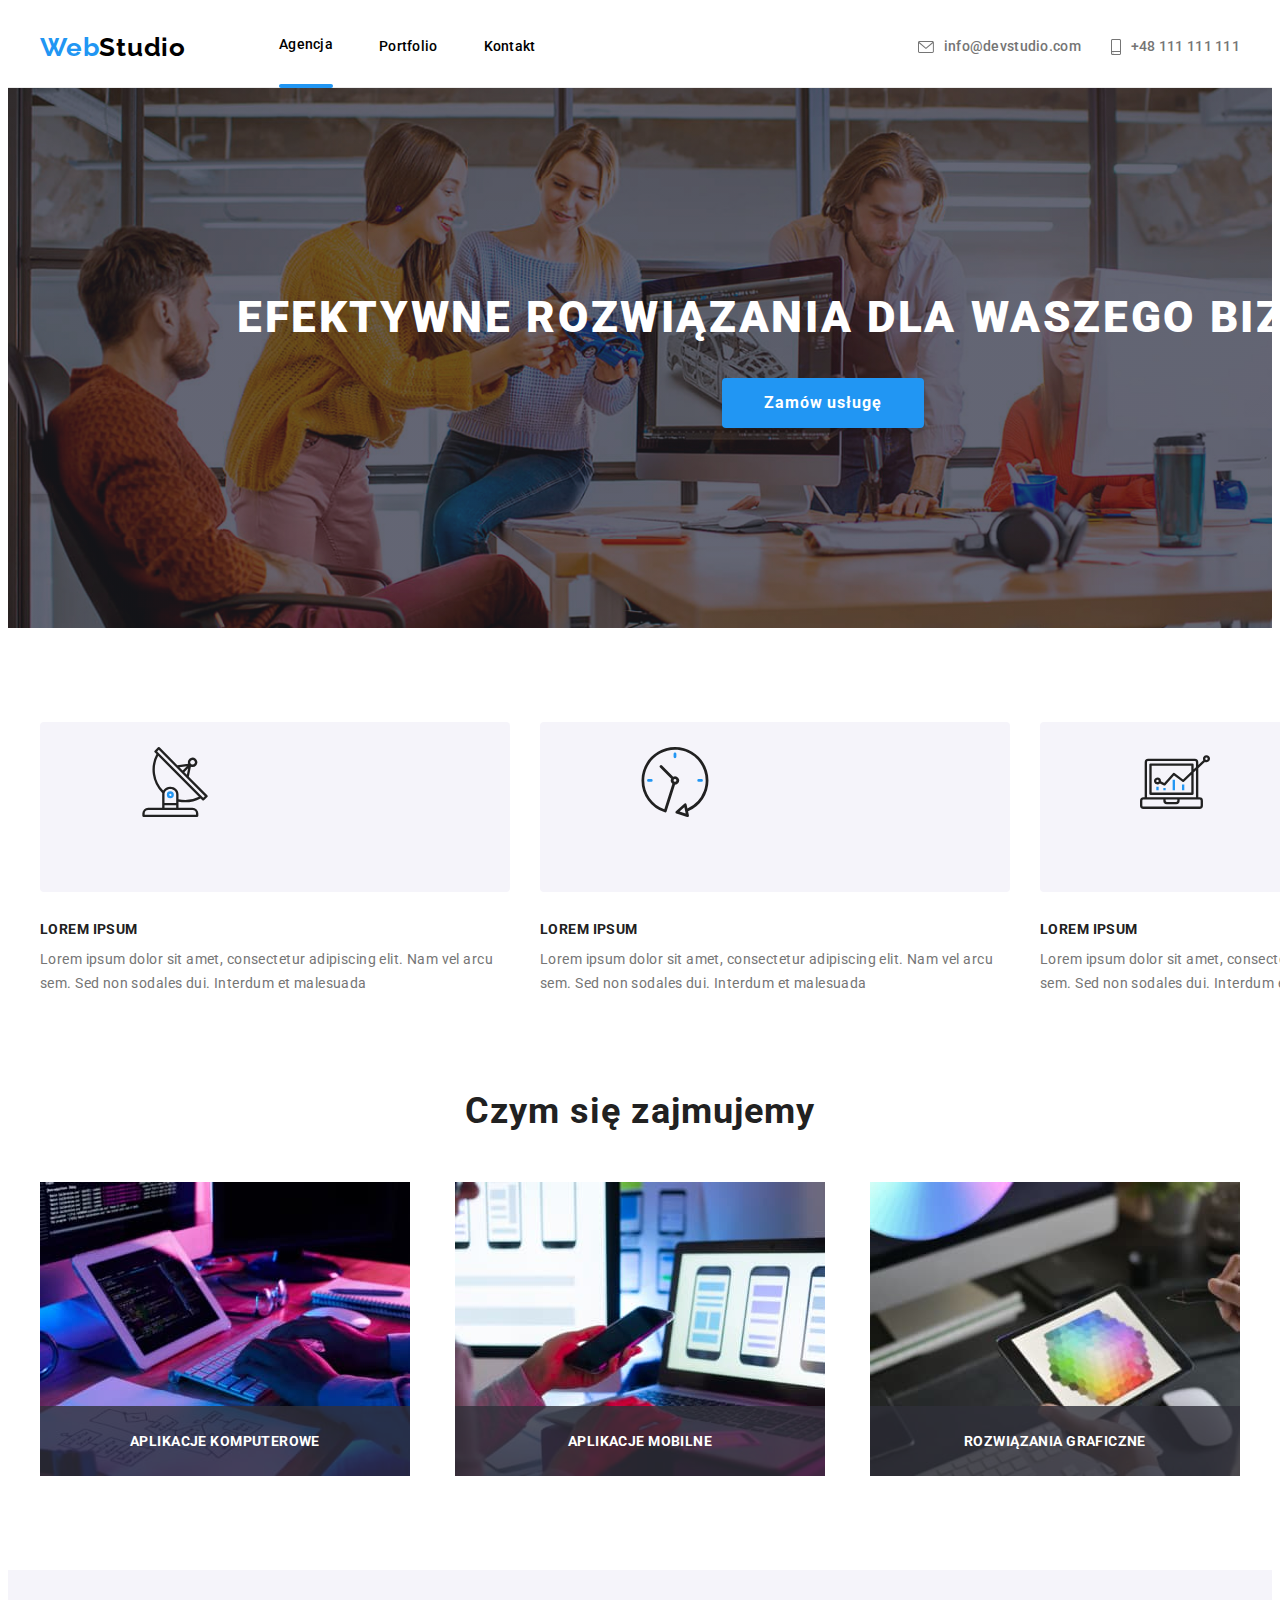
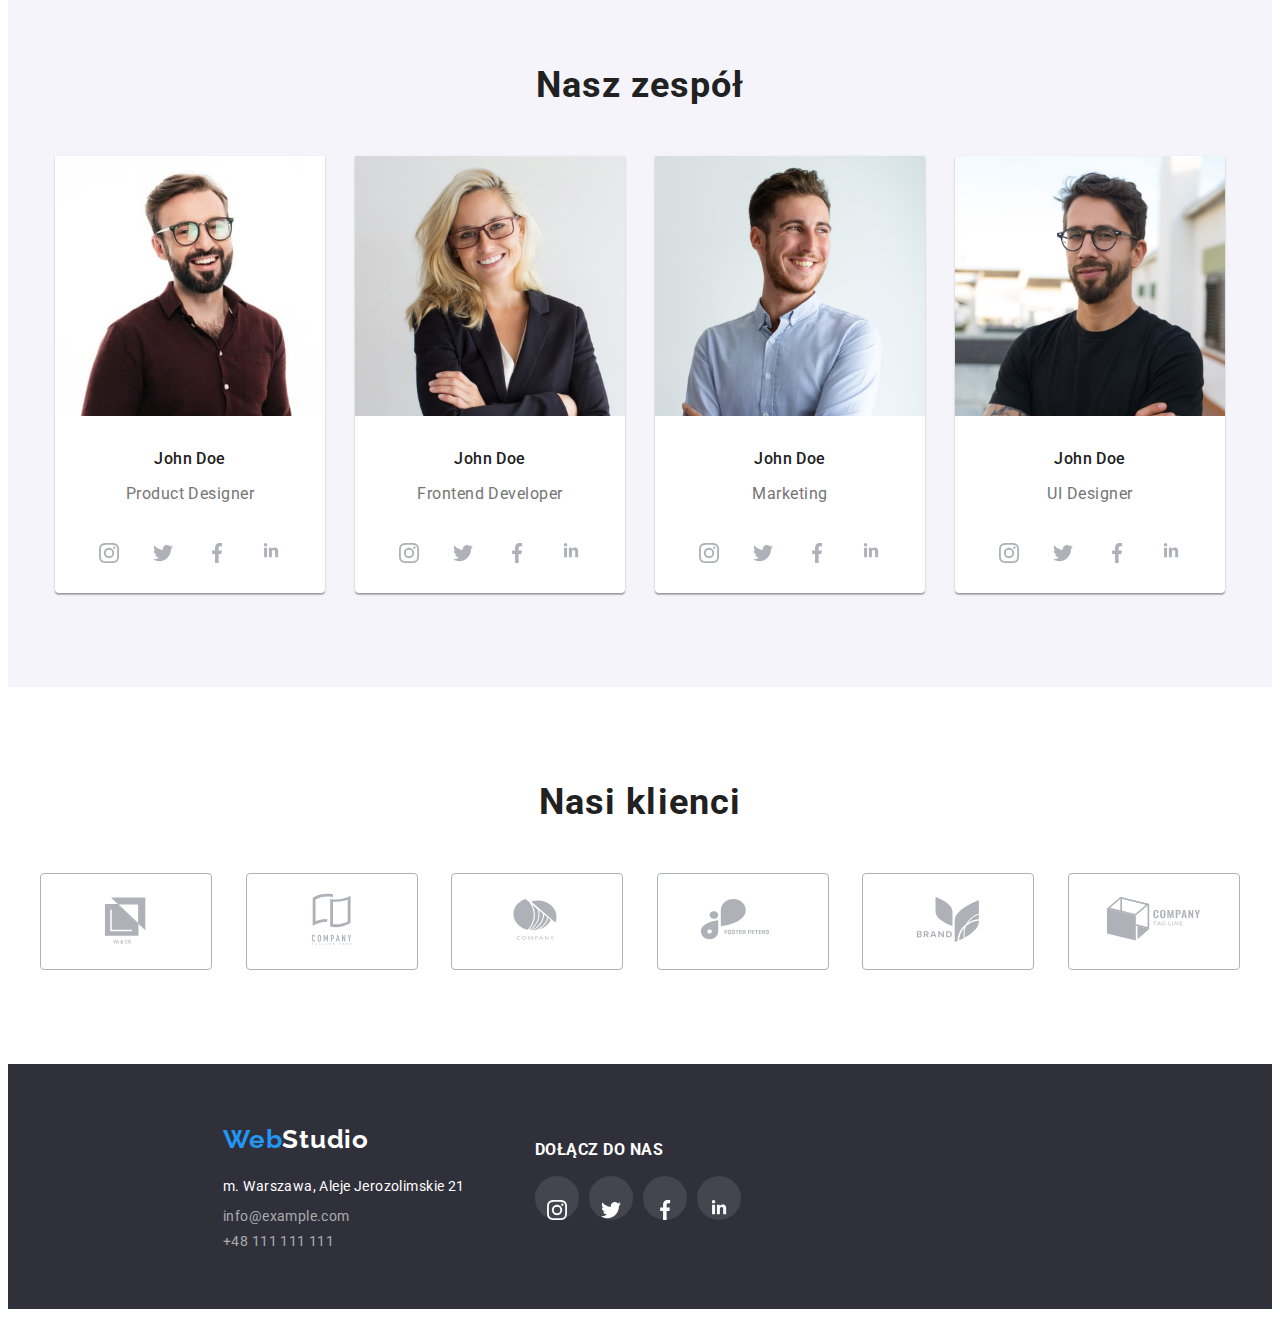
<file: index.html>
<!DOCTYPE html>
<html lang="pl">
    <head>
        <meta charset="UTF-8" />
        <title>Web Studio</title>
        <link
            rel="stylesheet"
            href="https://cdnjs.cloudflare.com/ajax/libs/modern-normalize/1.1.0/modern-normalize.min.css"
            integrity="sha512-wpPYUAdjBVSE4KJnH1VR1HeZfpl1ub8YT/NKx4PuQ5NmX2tKuGu6U/JRp5y+Y8XG2tV+wKQpNHVUX03MfMFn9Q=="
            crossorigin="anonymous"
            referrerpolicy="no-referrer"
        />
        <link rel="preconnect" href="https://fonts.googleapis.com" />
        <link rel="preconnect" href="https://fonts.gstatic.com" crossorigin />
        <link
            href="https://fonts.googleapis.com/css2?family=Raleway:wght@700&family=Roboto:ital,wght@0,400;0,500;0,900;1,700&display=swap"
            rel="stylesheet"
        />
        <link rel="stylesheet" href="css/styles.css" />
    </head>
    <body>
        <!-- HEADER -->
        <header class="page-header-background">
            <div class="container page-header">
                <div class="studio-nav-section">
                    <a href="index.html" class="logo"
                        >Web<span class="logo logo-black">Studio</span></a
                    >
                    <nav class="nav-section">
                        <ul class="menu-nav">
                            <li>
                                <a
                                    class="menu-nav-link link-active"
                                    href="index.html"
                                    >Agencja</a
                                >
                            </li>
                            <li>
                                <a class="menu-nav-link" href="portfolio.html"
                                    >Portfolio</a
                                >
                            </li>
                            <li>
                                <a class="menu-nav-link" href="#">Kontakt</a>
                            </li>
                        </ul>
                    </nav>
                </div>

                <div class="contact-header">
                    <a
                        class="contact-header header-icon"
                        href="mailto:info@devstudio.com"
                    >
                        <svg class="icon-envelope" width="16" height="12">
                            <use href="./images/icons.svg#icon-envelope"></use>
                        </svg>
                        info@devstudio.com</a
                    >

                    <a
                        class="contact-header header-icon"
                        href="tel:+48111111111"
                    >
                        <svg class="icon-smartphone" width="10" height="16">
                            <use
                                href="./images/icons.svg#icon-smartphone"
                            ></use>
                        </svg>
                        +48 111 111 111</a
                    >
                </div>
            </div>
        </header>

        <main>
            <!-- HERO -->
            <section class="hero-bg">
                <div class="hero">
                    <div class="container">
                        <h1 class="hero-title">
                            Efektywne rozwiązania dla waszego biznesu
                        </h1>
                        <button
                            class="hero-button"
                            type="button"
                            data-modal-open
                        >
                            Zamów usługę
                        </button>
                    </div>
                </div>
            </section>
            <!--ADVANTAGES-->
            <section class="advantages">
                <div class="container">
                    <dl class="advantages-list">
                        <div class="advantages-item">
                            <div class="advantage-icon">
                                <svg width="70" height="70">
                                    <use
                                        width="70"
                                        height="70"
                                        href="./images/icons.svg#icon-antenna-1"
                                    ></use>
                                </svg>
                            </div>

                            <dt class="advantages-title">Lorem ipsum</dt>
                            <dd class="advantages-description">
                                Lorem ipsum dolor sit amet, consectetur
                                adipiscing elit. Nam vel arcu sem. Sed non
                                sodales dui. Interdum et malesuada
                            </dd>
                        </div>
                        <div class="advantages-item">
                            <div class="advantage-icon">
                                <svg width="70" height="70">
                                    <use
                                        width="70"
                                        height="70"
                                        href="./images/icons.svg#icon-clock-1"
                                    ></use>
                                </svg>
                            </div>
                            <dt class="advantages-title">Lorem ipsum</dt>
                            <dd class="advantages-description">
                                Lorem ipsum dolor sit amet, consectetur
                                adipiscing elit. Nam vel arcu sem. Sed non
                                sodales dui. Interdum et malesuada
                            </dd>
                        </div>
                        <div class="advantages-item">
                            <div class="advantage-icon">
                                <svg width="70" height="70">
                                    <use
                                        width="70"
                                        height="70"
                                        href="./images/icons.svg#icon-diagram-1"
                                    ></use>
                                </svg>
                            </div>

                            <dt class="advantages-title">Lorem ipsum</dt>
                            <dd class="advantages-description">
                                Lorem ipsum dolor sit amet, consectetur
                                adipiscing elit. Nam vel arcu sem. Sed non
                                sodales dui. Interdum et malesuada
                            </dd>
                        </div>
                        <div class="advantages-item">
                            <div class="advantage-icon">
                                <svg width="70" height="70">
                                    <use
                                        width="70"
                                        height="70"
                                        href="./images/icons.svg#icon-astronaut-1"
                                    ></use>
                                </svg>
                            </div>
                            <dt class="advantages-title">Lorem ipsum</dt>
                            <dd class="advantages-description">
                                Lorem ipsum dolor sit amet, consectetur
                                adipiscing elit. Nam vel arcu sem. Sed non
                                sodales dui. Interdum et malesuada
                            </dd>
                        </div>
                    </dl>
                </div>
            </section>
            <!--WHAT WE DO-->
            <section class="section">
                <div class="container">
                    <h2 class="job-header">Czym się zajmujemy</h2>
                    <ul class="job-list">
                        <li class="job-container">
                            <img
                                class="job-item"
                                src="images/what_we_do/box1.jpg"
                                alt="pisanie na klawiaturze"
                                width="370"
                                height="294"
                            />
                            <div class="job-overlay">
                                <p class="job-text">Aplikacje komputerowe</p>
                            </div>
                        </li>
                        <li class="job-container">
                            <img
                                class="job-item"
                                src="images/what_we_do/box2.jpg"
                                alt="telefon i laptop"
                                width="370"
                                height="294"
                            />
                            <div class="job-overlay">
                                <p class="job-text">Aplikacje mobilne</p>
                            </div>
                        </li>
                        <li class="job-container">
                            <img
                                class="job-item"
                                src="images/what_we_do/box3.jpg"
                                alt="tablet trzymany w ręce"
                                width="370"
                                height="294"
                            />
                            <div class="job-overlay">
                                <p class="job-text">Rozwiązania graficzne</p>
                            </div>
                        </li>
                    </ul>
                </div>
            </section>

            <!--OUR TEAM-->
            <section class="team section">
                <div class="container">
                    <h2 class="team-header">Nasz zespół</h2>
                    <!-- EMPLOYEE LIST -->
                    <ul class="team-list">
                        <li>
                            <div class="team-item">
                                <img
                                    src="images/our_team/img1.jpg"
                                    alt="John Doe"
                                    width="270"
                                    height="260"
                                />
                                <h3 class="team-name">John Doe</h3>
                                <p class="team-job">Product Designer</p>
                                <!-- SOCIAL LINKS LIST -->
                                <ul class="team-icons">
                                    <li class="team-icon-box">
                                        <a class="team-icons-link" href="#">
                                            <svg
                                                class="team-social"
                                                width="44"
                                                height="44"
                                            >
                                                <use
                                                    class="circle-insta"
                                                    width="20"
                                                    heigh="20"
                                                    href="./images/icons.svg#icon-instagram-2"
                                                ></use>
                                            </svg>
                                        </a>
                                    </li>

                                    <li class="team-icon-box">
                                        <a class="team-icons-link" href="#">
                                            <svg
                                                class="team-social"
                                                width="44"
                                                height="44"
                                            >
                                                <use
                                                    class="circle-twitter"
                                                    width="20"
                                                    href="./images/icons.svg#icon-twitter-1"
                                                ></use>
                                            </svg>
                                        </a>
                                    </li>
                                    <li class="team-icon-box">
                                        <a class="team-icons-link" href="#">
                                            <svg
                                                class="team-social"
                                                width="44"
                                                height="44"
                                            >
                                                <use
                                                    class="circle-facebook"
                                                    width="20"
                                                    href="./images/icons.svg#icon-facebook-1"
                                                ></use>
                                            </svg>
                                        </a>
                                    </li>
                                    <li class="team-icon-box">
                                        <a class="team-icons-link" href="#">
                                            <svg
                                                class="team-social"
                                                width="44"
                                                height="44"
                                            >
                                                <use
                                                    class="circle-likedin"
                                                    width="20"
                                                    href="./images/icons.svg#icon-linkedin-1"
                                                ></use>
                                            </svg>
                                        </a>
                                    </li>
                                </ul>
                            </div>
                        </li>

                        <li class="team-icon-box">
                            <div class="team-item">
                                <img
                                    src="images/our_team/img2.jpg"
                                    alt="John Doe"
                                    width="270"
                                    height="260"
                                />
                                <h3 class="team-name">John Doe</h3>
                                <p class="team-job">Frontend Developer</p>
                                <ul class="team-icons">
                                    <li class="team-icon-box">
                                        <a class="team-icons-link" href="#">
                                            <svg
                                                class="team-social"
                                                width="44"
                                                height="44"
                                            >
                                                <use
                                                    class="circle-insta"
                                                    width="20"
                                                    heigh="20"
                                                    href="./images/icons.svg#icon-instagram-2"
                                                ></use>
                                            </svg>
                                        </a>
                                    </li>

                                    <li class="team-icon-box">
                                        <a class="team-icons-link" href="#">
                                            <svg
                                                class="team-social"
                                                width="44"
                                                height="44"
                                            >
                                                <use
                                                    class="circle-twitter"
                                                    width="20"
                                                    href="./images/icons.svg#icon-twitter-1"
                                                ></use>
                                            </svg>
                                        </a>
                                    </li>
                                    <li class="team-icon-box">
                                        <a class="team-icons-link" href="#">
                                            <svg
                                                class="team-social"
                                                width="44"
                                                height="44"
                                            >
                                                <use
                                                    class="circle-facebook"
                                                    width="20"
                                                    href="./images/icons.svg#icon-facebook-1"
                                                ></use>
                                            </svg>
                                        </a>
                                    </li>
                                    <li class="team-icon-box">
                                        <a class="team-icons-link" href="#">
                                            <svg
                                                class="team-social"
                                                width="44"
                                                height="44"
                                            >
                                                <use
                                                    class="circle-likedin"
                                                    width="20"
                                                    href="./images/icons.svg#icon-linkedin-1"
                                                ></use>
                                            </svg>
                                        </a>
                                    </li>
                                </ul>
                            </div>
                        </li>
                        <li>
                            <div class="team-item">
                                <img
                                    src="images/our_team/img3.jpg"
                                    alt="John Doe"
                                    width="270"
                                    height="260"
                                />
                                <h3 class="team-name">John Doe</h3>
                                <p class="team-job">Marketing</p>
                                <ul class="team-icons">
                                    <li class="team-icon-box">
                                        <a class="team-icons-link" href="#">
                                            <svg
                                                class="team-social"
                                                width="44"
                                                height="44"
                                            >
                                                <use
                                                    class="circle-insta"
                                                    width="20"
                                                    heigh="20"
                                                    href="./images/icons.svg#icon-instagram-2"
                                                ></use>
                                            </svg>
                                        </a>
                                    </li>

                                    <li class="team-icon-box">
                                        <a class="team-icons-link" href="#">
                                            <svg
                                                class="team-social"
                                                width="44"
                                                height="44"
                                            >
                                                <use
                                                    class="circle-twitter"
                                                    width="20"
                                                    href="./images/icons.svg#icon-twitter-1"
                                                ></use>
                                            </svg>
                                        </a>
                                    </li>
                                    <li class="team-icon-box">
                                        <a class="team-icons-link" href="#">
                                            <svg
                                                class="team-social"
                                                width="44"
                                                height="44"
                                            >
                                                <use
                                                    class="circle-facebook"
                                                    width="20"
                                                    href="./images/icons.svg#icon-facebook-1"
                                                ></use>
                                            </svg>
                                        </a>
                                    </li>
                                    <li class="team-icon-box">
                                        <a class="team-icons-link" href="#">
                                            <svg
                                                class="team-social"
                                                width="44"
                                                height="44"
                                            >
                                                <use
                                                    class="circle-likedin"
                                                    width="20"
                                                    href="./images/icons.svg#icon-linkedin-1"
                                                ></use>
                                            </svg>
                                        </a>
                                    </li>
                                </ul>
                            </div>
                        </li>
                        <li>
                            <div class="team-item">
                                <img
                                    src="images/our_team/img4.jpg"
                                    alt="John Doe"
                                    width="270"
                                    height="260"
                                />
                                <h3 class="team-name">John Doe</h3>
                                <p class="team-job">UI Designer</p>
                                <ul class="team-icons">
                                    <li class="team-icon-box">
                                        <a class="team-icons-link" href="#">
                                            <svg
                                                class="team-social"
                                                width="44"
                                                height="44"
                                            >
                                                <use
                                                    class="circle-insta"
                                                    width="20"
                                                    heigh="20"
                                                    href="./images/icons.svg#icon-instagram-2"
                                                ></use>
                                            </svg>
                                        </a>
                                    </li>

                                    <li class="team-icon-box">
                                        <a class="team-icons-link" href="#">
                                            <svg
                                                class="team-social"
                                                width="44"
                                                height="44"
                                            >
                                                <use
                                                    class="circle-twitter"
                                                    width="20"
                                                    href="./images/icons.svg#icon-twitter-1"
                                                ></use>
                                            </svg>
                                        </a>
                                    </li>
                                    <li class="team-icon-box">
                                        <a class="team-icons-link" href="#">
                                            <svg
                                                class="team-social"
                                                width="44"
                                                height="44"
                                            >
                                                <use
                                                    class="circle-facebook"
                                                    width="20"
                                                    href="./images/icons.svg#icon-facebook-1"
                                                ></use>
                                            </svg>
                                        </a>
                                    </li>
                                    <li class="team-icon-box">
                                        <a class="team-icons-link" href="#">
                                            <svg
                                                class="team-social"
                                                width="44"
                                                height="44"
                                            >
                                                <use
                                                    class="circle-likedin"
                                                    width="20"
                                                    href="./images/icons.svg#icon-linkedin-1"
                                                ></use>
                                            </svg>
                                        </a>
                                    </li>
                                </ul>
                            </div>
                        </li>
                    </ul>
                </div>
            </section>
            <!-- OUR CLIENTS -->
            <section class="clients section">
                <div class="container">
                    <h2 class="clients-header">Nasi klienci</h2>
                    <ul class="clients-list">
                        <li class="client-box">
                            <a class="client-item" href="#">
                                <svg width="106" height="60.04">
                                    <use
                                        class="client-logo"
                                        href="./images/icons.svg#icon-logo"
                                    />
                                </svg>
                            </a>
                        </li>

                        <li>
                            <a class="client-item" href="#">
                                <svg width="106" height="60.04">
                                    <use
                                        class="client-logo"
                                        href="./images/icons.svg#icon-logo-1"
                                    />
                                </svg>
                            </a>
                        </li>

                        <li>
                            <a class="client-item" href="#">
                                <svg width="106" height="60.04">
                                    <use
                                        class="client-logo"
                                        href="./images/icons.svg#icon-logo-2"
                                    />
                                </svg>
                            </a>
                        </li>
                        <li>
                            <a class="client-item" href="#">
                                <svg width="106" height="60.04">
                                    <use
                                        class="client-logo"
                                        href="./images/icons.svg#icon-logo-3"
                                    />
                                </svg>
                            </a>
                        </li>
                        <li>
                            <a class="client-item" href="#">
                                <svg width="106" height="60.04">
                                    <use
                                        class="client-logo"
                                        href="./images/icons.svg#icon-logo-4"
                                    />
                                </svg>
                            </a>
                        </li>
                        <li>
                            <a class="client-item" href="#">
                                <svg width="106" height="60.04">
                                    <use
                                        class="client-logo"
                                        href="./images/icons.svg#icon-logo-5"
                                    />
                                </svg>
                            </a>
                        </li>
                    </ul>
                </div>
            </section>
        </main>
        <!-- FOOTER -->
        <footer class="footer">
            <div class="container footer-parts">
                <div class="footer-contacts">
                    <a href="index.html" class="logo"
                        >Web<span class="logo logo-white">Studio</span></a
                    >
                    <address>
                        <p class="address-footer">
                            m. Warszawa, Aleje Jerozolimskie 21
                        </p>
                        <p class="contact-footer-mail">info@example.com</p>
                        <p class="contact-footer-tel">+48 111 111 111</p>
                    </address>
                </div>
                <div class="footer-social">
                    <h3 class="footer-header">Dołącz do nas</h3>

                    <ul class="team-icons footer-icons">
                        <li class="team-icon-box">
                            <a
                                class="team-icons-link footer-icons-link"
                                href="#"
                            >
                                <svg class="team-social" width="44" height="44">
                                    <use
                                        class="circle-insta"
                                        width="20"
                                        heigh="20"
                                        href="./images/icons.svg#icon-instagram-2"
                                    ></use>
                                </svg>
                            </a>
                        </li>

                        <li class="team-icon-box">
                            <a
                                class="team-icons-link footer-icons-link"
                                href="#"
                            >
                                <svg class="team-social" width="44" height="44">
                                    <use
                                        class="circle-twitter"
                                        width="20"
                                        href="./images/icons.svg#icon-twitter-1"
                                    ></use>
                                </svg>
                            </a>
                        </li>
                        <li class="team-icon-box">
                            <a
                                class="team-icons-link footer-icons-link"
                                href="#"
                            >
                                <svg class="team-social" width="44" height="44">
                                    <use
                                        class="circle-facebook"
                                        width="20"
                                        href="./images/icons.svg#icon-facebook-1"
                                    ></use>
                                </svg>
                            </a>
                        </li>
                        <li class="team-icon-box">
                            <a
                                class="team-icons-link footer-icons-link"
                                href="#"
                            >
                                <svg class="team-social" width="44" height="44">
                                    <use
                                        class="circle-likedin"
                                        width="20"
                                        href="./images/icons.svg#icon-linkedin-1"
                                    ></use>
                                </svg>
                            </a>
                        </li>
                    </ul>
                </div>
            </div>
            <div class="backdrop is-hidden" data-modal>
                <div class="modal">
                    <button type="button" class="modal-button" data-modal-close>
                        x
                    </button>
                </div>
            </div>
        </footer>

        <script src="./js/modal.js"></script>
    </body>
</html>
</file>
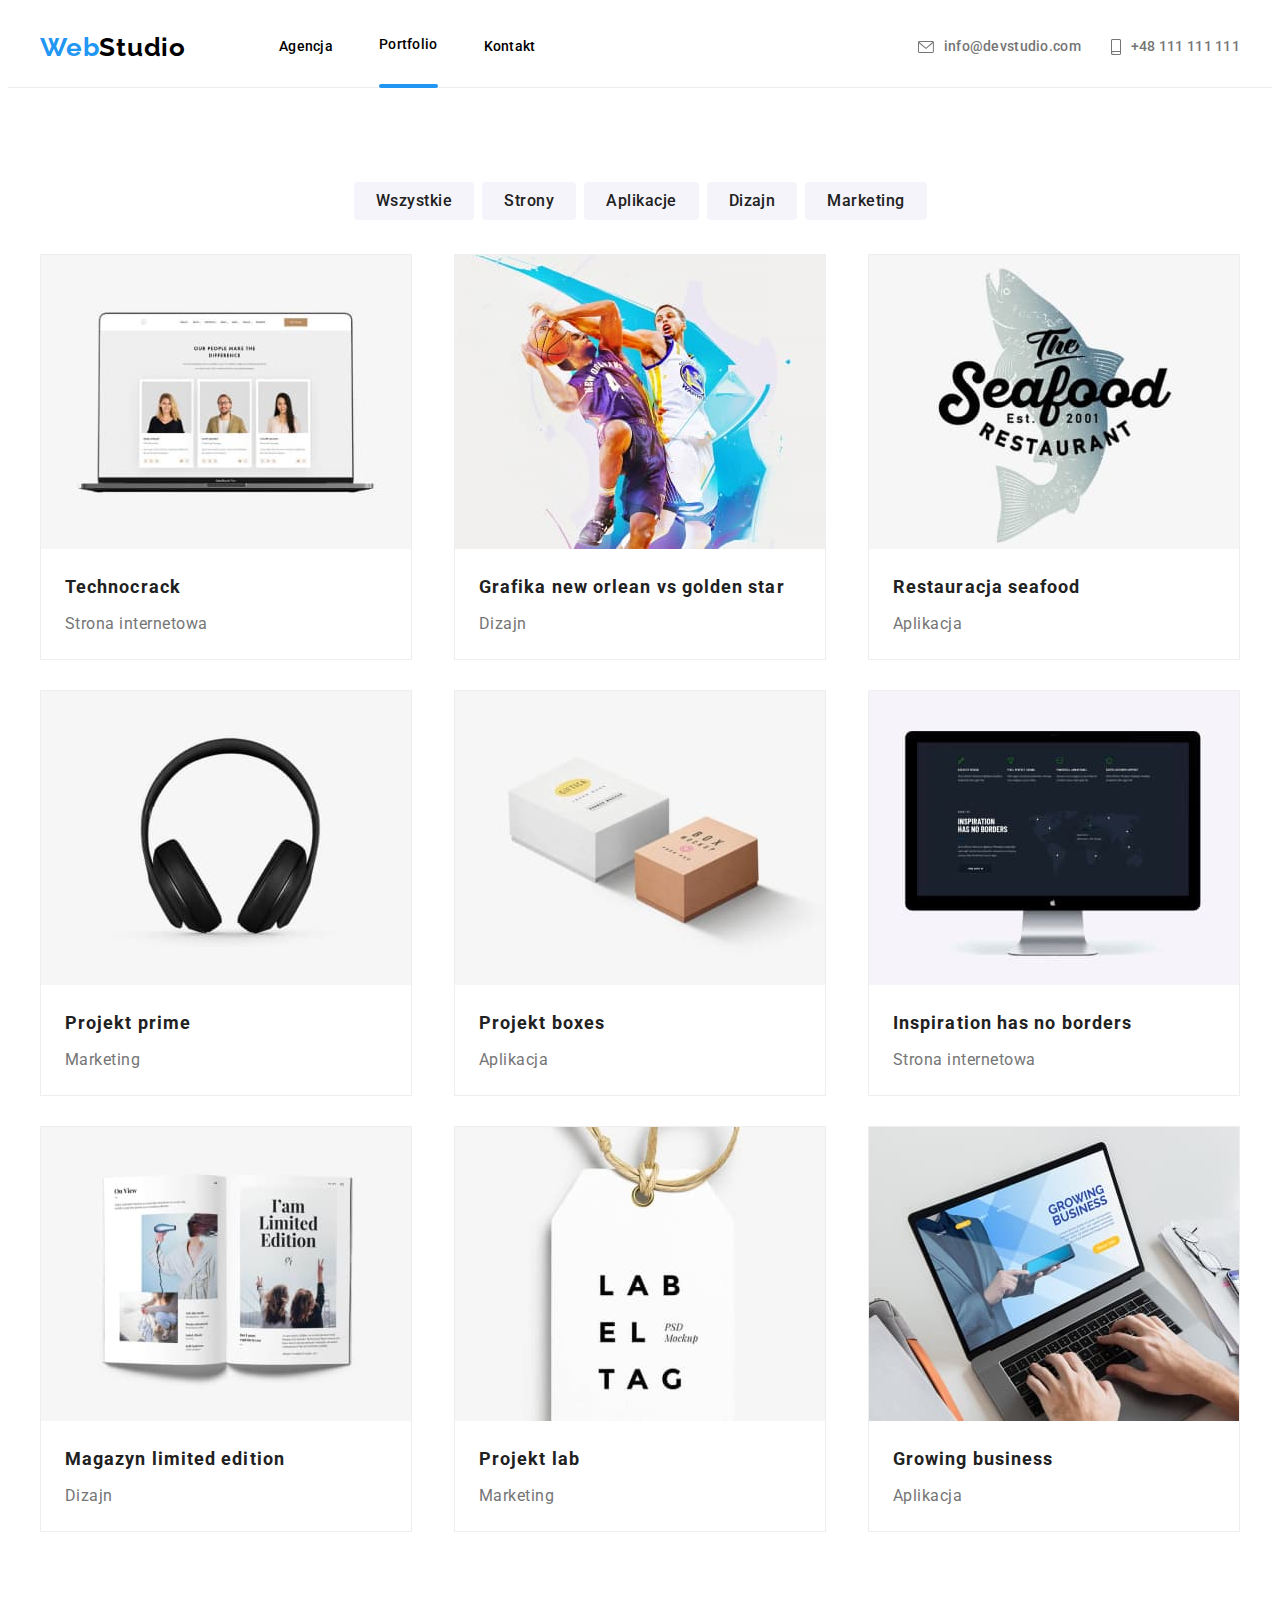
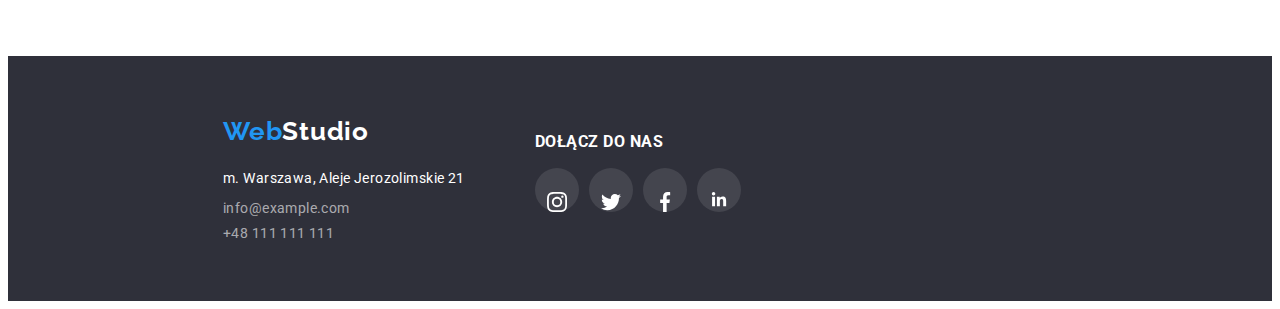
<file: portfolio.html>
<!DOCTYPE html>
<html lang="pl">
    <head>
        <meta charset="UTF-8" />
        <title>Web Studio</title>
        <link
            rel="stylesheet"
            href="https://cdnjs.cloudflare.com/ajax/libs/modern-normalize/1.1.0/modern-normalize.min.css"
            integrity="sha512-wpPYUAdjBVSE4KJnH1VR1HeZfpl1ub8YT/NKx4PuQ5NmX2tKuGu6U/JRp5y+Y8XG2tV+wKQpNHVUX03MfMFn9Q=="
            crossorigin="anonymous"
            referrerpolicy="no-referrer"
        />
        <link rel="preconnect" href="https://fonts.googleapis.com" />
        <link rel="preconnect" href="https://fonts.gstatic.com" crossorigin />
        <link
            href="https://fonts.googleapis.com/css2?family=Raleway:wght@700&family=Roboto:ital,wght@0,400;0,500;0,900;1,700&display=swap"
            rel="stylesheet"
        />
        <link rel="stylesheet" href="css/styles.css" />
    </head>
    <body>
        <!-- HEADER -->
        <header class="page-header-background">
            <div class="container page-header">
                <div class="studio-nav-section">
                    <a href="index.html" class="logo"
                        >Web<span class="logo logo-black">Studio</span></a
                    >
                    <nav class="nav-section">
                        <ul class="menu-nav">
                            <li>
                                <a class="menu-nav-link" href="index.html"
                                    >Agencja</a
                                >
                            </li>
                            <li>
                                <a
                                    class="menu-nav-link link-active"
                                    href="portfolio.html"
                                    >Portfolio</a
                                >
                            </li>
                            <li>
                                <a class="menu-nav-link" href="#">Kontakt</a>
                            </li>
                        </ul>
                    </nav>
                </div>

                <div class="contact-header">
                    <a
                        class="contact-header header-icon"
                        href="mailto:info@devstudio.com"
                    >
                        <svg class="icon-envelope" width="16" height="12">
                            <use href="./images/icons.svg#icon-envelope"></use>
                        </svg>
                        info@devstudio.com</a
                    >

                    <a
                        class="contact-header header-icon"
                        href="tel:+48111111111"
                    >
                        <svg class="icon-smartphone" width="10" height="16">
                            <use
                                href="./images/icons.svg#icon-smartphone"
                            ></use>
                        </svg>
                        +48 111 111 111</a
                    >
                </div>
            </div>
        </header>
        <main>
            <!--FILTERS-->
            <section class="section">
                <div class="container">
                    <ul class="filter-list">
                        <li>
                            <button class="filter-button" type="button">
                                Wszystkie
                            </button>
                        </li>
                        <li>
                            <button class="filter-button" type="button">
                                Strony
                            </button>
                        </li>
                        <li>
                            <button class="filter-button" type="button">
                                Aplikacje
                            </button>
                        </li>
                        <li>
                            <button class="filter-button" type="button">
                                Dizajn
                            </button>
                        </li>
                        <li>
                            <button class="filter-button" type="button">
                                Marketing
                            </button>
                        </li>
                    </ul>
                    <!-- PROJECTS -->
                    <ul class="projects-list">
                        <li class="project-item">
                            <figure class="project-box">
                                <div class="project-card">
                                    <div class="project-bg">
                                        <p class="project-bg-text">
                                            Technocrack jest popularną platformą
                                            wykorzystywaną do rozpowszechniania
                                            koronawirusa. Firmy wykorzystują tę
                                            platformę do celów szpiegowskich i
                                            ataków na niezabezpieczone serwery
                                            konkurencji
                                        </p>
                                    </div>
                                    <img
                                        src="images/portfolio/technocrack.jpg"
                                        width="370"
                                        height="294"
                                    />
                                </div>
                                <figcaption class="project-description">
                                    <h2 class="project-header">Technocrack</h2>
                                    <p class="project-category">
                                        Strona internetowa
                                    </p>
                                </figcaption>
                            </figure>
                        </li>
                        <li class="project-item">
                            <figure class="project-box">
                                <div class="project-card">
                                    <div class="project-bg">
                                        <p class="project-bg-text">
                                            Technocrack jest popularną platformą
                                            wykorzystywaną do rozpowszechniania
                                            koronawirusa. Firmy wykorzystują tę
                                            platformę do celów szpiegowskich i
                                            ataków na niezabezpieczone serwery
                                            konkurencji
                                        </p>
                                    </div>
                                    <img
                                        src="images/portfolio/new-orlean.jpg"
                                        width="370"
                                        height="294"
                                    />
                                </div>
                                <figcaption class="project-description">
                                    <h2 class="project-header">
                                        Grafika new orlean vs golden star
                                    </h2>
                                    <p class="project-category">Dizajn</p>
                                </figcaption>
                            </figure>
                        </li>

                        <li class="project-item">
                            <figure class="project-box">
                                <div class="project-card">
                                    <div class="project-bg">
                                        <p class="project-bg-text">
                                            Technocrack jest popularną platformą
                                            wykorzystywaną do rozpowszechniania
                                            koronawirusa. Firmy wykorzystują tę
                                            platformę do celów szpiegowskich i
                                            ataków na niezabezpieczone serwery
                                            konkurencji
                                        </p>
                                    </div>
                                    <img
                                        src="images/portfolio/seafood.jpg"
                                        width="370"
                                        height="294"
                                    />
                                </div>
                                <figcaption class="project-description">
                                    <h2 class="project-header">
                                        Restauracja seafood
                                    </h2>
                                    <p class="project-category">Aplikacja</p>
                                </figcaption>
                            </figure>
                        </li>
                        <li class="project-item">
                            <figure class="project-box">
                                <div class="project-card">
                                    <div class="project-bg">
                                        <p class="project-bg-text">
                                            Technocrack jest popularną platformą
                                            wykorzystywaną do rozpowszechniania
                                            koronawirusa. Firmy wykorzystują tę
                                            platformę do celów szpiegowskich i
                                            ataków na niezabezpieczone serwery
                                            konkurencji
                                        </p>
                                    </div>
                                    <img
                                        src="images/portfolio/pprime.jpg"
                                        width="370"
                                        height="294"
                                    />
                                </div>
                                <figcaption class="project-description">
                                    <h2 class="project-header">
                                        Projekt prime
                                    </h2>
                                    <p class="project-category">Marketing</p>
                                </figcaption>
                            </figure>
                        </li>
                        <li class="project-item">
                            <figure class="project-box">
                                <div class="project-card">
                                    <div class="project-bg">
                                        <p class="project-bg-text">
                                            Technocrack jest popularną platformą
                                            wykorzystywaną do rozpowszechniania
                                            koronawirusa. Firmy wykorzystują tę
                                            platformę do celów szpiegowskich i
                                            ataków na niezabezpieczone serwery
                                            konkurencji
                                        </p>
                                    </div>
                                    <img
                                        src="images/portfolio/pboxes.jpg"
                                        width="370"
                                        height="294"
                                    />
                                </div>
                                <figcaption class="project-description">
                                    <h2 class="project-header">
                                        Projekt boxes
                                    </h2>
                                    <p class="project-category">Aplikacja</p>
                                </figcaption>
                            </figure>
                        </li>
                        <li class="project-item">
                            <figure class="project-box">
                                <div class="project-card">
                                    <div class="project-bg">
                                        <p class="project-bg-text">
                                            Technocrack jest popularną platformą
                                            wykorzystywaną do rozpowszechniania
                                            koronawirusa. Firmy wykorzystują tę
                                            platformę do celów szpiegowskich i
                                            ataków na niezabezpieczone serwery
                                            konkurencji
                                        </p>
                                    </div>
                                    <img
                                        src="images/portfolio/noborders.jpg"
                                        width="370"
                                        height="294"
                                    />
                                </div>
                                <figcaption class="project-description">
                                    <h2 class="project-header">
                                        Inspiration has no borders
                                    </h2>
                                    <p class="project-category">
                                        Strona internetowa
                                    </p>
                                </figcaption>
                            </figure>
                        </li>
                        <li class="project-item">
                            <figure class="project-box">
                                <div class="project-card">
                                    <div class="project-bg">
                                        <p class="project-bg-text">
                                            Technocrack jest popularną platformą
                                            wykorzystywaną do rozpowszechniania
                                            koronawirusa. Firmy wykorzystują tę
                                            platformę do celów szpiegowskich i
                                            ataków na niezabezpieczone serwery
                                            konkurencji
                                        </p>
                                    </div>
                                    <img
                                        src="images/portfolio/magazine.jpg"
                                        width="370"
                                        height="294"
                                    />
                                </div>
                                <figcaption class="project-description">
                                    <h2 class="project-header">
                                        Magazyn limited edition
                                    </h2>
                                    <p class="project-category">Dizajn</p>
                                </figcaption>
                            </figure>
                        </li>
                        <li class="project-item">
                            <figure class="project-box">
                                <div class="project-card">
                                    <div class="project-bg">
                                        <p class="project-bg-text">
                                            Technocrack jest popularną platformą
                                            wykorzystywaną do rozpowszechniania
                                            koronawirusa. Firmy wykorzystują tę
                                            platformę do celów szpiegowskich i
                                            ataków na niezabezpieczone serwery
                                            konkurencji
                                        </p>
                                    </div>
                                    <img
                                        src="images/portfolio/tag.jpg"
                                        width="370"
                                        height="294"
                                    />
                                </div>
                                <figcaption class="project-description">
                                    <h2 class="project-header">Projekt lab</h2>
                                    <p class="project-category">Marketing</p>
                                </figcaption>
                            </figure>
                        </li>
                        <li class="project-item">
                            <figure class="project-box">
                                <div class="project-card">
                                    <div class="project-bg">
                                        <p class="project-bg-text">
                                            Technocrack jest popularną platformą
                                            wykorzystywaną do rozpowszechniania
                                            koronawirusa. Firmy wykorzystują tę
                                            platformę do celów szpiegowskich i
                                            ataków na niezabezpieczone serwery
                                            konkurencji
                                        </p>
                                    </div>
                                    <img
                                        src="images/portfolio/growing.jpg"
                                        width="370"
                                        height="294"
                                    />
                                </div>
                                <figcaption class="project-description">
                                    <h2 class="project-header">
                                        Growing business
                                    </h2>
                                    <p class="project-category">Aplikacja</p>
                                </figcaption>
                            </figure>
                        </li>
                    </ul>
                </div>
            </section>
        </main>
        <!-- FOOTER -->
        <footer class="footer">
            <div class="container footer-parts">
                <div class="footer-contacts">
                    <a href="index.html" class="logo"
                        >Web<span class="logo logo-white">Studio</span></a
                    >
                    <address>
                        <p class="address-footer">
                            m. Warszawa, Aleje Jerozolimskie 21
                        </p>
                        <p class="contact-footer-mail">info@example.com</p>
                        <p class="contact-footer-tel">+48 111 111 111</p>
                    </address>
                </div>
                <div class="footer-social">
                    <h3 class="footer-header">Dołącz do nas</h3>

                    <ul class="team-icons footer-icons">
                        <li class="team-icon-box">
                            <a
                                class="team-icons-link footer-icons-link"
                                href="#"
                            >
                                <svg class="team-social" width="44" height="44">
                                    <use
                                        class="circle-insta"
                                        width="20"
                                        heigh="20"
                                        href="./images/icons.svg#icon-instagram-2"
                                    ></use>
                                </svg>
                            </a>
                        </li>

                        <li class="team-icon-box">
                            <a
                                class="team-icons-link footer-icons-link"
                                href="#"
                            >
                                <svg class="team-social" width="44" height="44">
                                    <use
                                        class="circle-twitter"
                                        width="20"
                                        href="./images/icons.svg#icon-twitter-1"
                                    ></use>
                                </svg>
                            </a>
                        </li>
                        <li class="team-icon-box">
                            <a
                                class="team-icons-link footer-icons-link"
                                href="#"
                            >
                                <svg class="team-social" width="44" height="44">
                                    <use
                                        class="circle-facebook"
                                        width="20"
                                        href="./images/icons.svg#icon-facebook-1"
                                    ></use>
                                </svg>
                            </a>
                        </li>
                        <li class="team-icon-box">
                            <a
                                class="team-icons-link footer-icons-link"
                                href="#"
                            >
                                <svg class="team-social" width="44" height="44">
                                    <use
                                        class="circle-likedin"
                                        width="20"
                                        href="./images/icons.svg#icon-linkedin-1"
                                    ></use>
                                </svg>
                            </a>
                        </li>
                    </ul>
                </div>
            </div>
        </footer>
    </body>
</html>
</file>
<file: css/styles.css>
:root {
    --logo-text-color-blue: #2196f3;
    --logo-text-color-black: #000000;
    --main-font-color: #212121;
    --contact-color: #757575;
    --contact-color-footer: rgba(255, 255, 255, 0.6);
    --main-white-color: #ffffff;
    --background-color: #2f303a;
    --button-color: #f5f4fa;
    --border-color: #ececec;
    --box-shadow-color: rgba(0, 0, 0, 0.12);
    --box-shadow-color2: rgba(0, 0, 0, 0.14);
    --box-shadow-color3: rgba(0, 0, 0, 0.2);
    --box-shadow-color4: rgba(0, 0, 0, 0.06);
    --box-shadow-color5: rgba(0, 0, 0, 0.16);
    --button-border: rgba(0, 0, 0, 0.15);
    --button-shadow1: rgba(0, 0, 0, 0.1);
    --button-shadow2: rgba(0, 0, 0, 0.08);
    --item-border: #eeeeee;
    --stroke-color: #afb1b8;
    --gradient-color: rgba(47, 48, 58, 0.4);
    --footer-circle-bg: rgba(255, 255, 255, 0.1);
}

body {
    font-family: 'Roboto', serif;
    font-size: 14px;
    color: var(--main-font-color);
    text-decoration: none;
}

.container {
    width: 1200px;
    padding-left: 15px;
    padding-right: 15px;
    margin: 0 auto;
}

.logo {
    font-family: 'Raleway';
    font-size: 26px;
    font-weight: 700;
    color: var(--logo-text-color-blue);
    line-height: 1.19;
    letter-spacing: 0.03em;
    text-decoration: none;
}

.logo-black {
    color: var(--logo-text-color-black);
}
.logo-white {
    color: var(--main-white-color);
}

/* header */
.page-header-background {
    border-bottom: 1px solid var(--border-color);
    padding-top: 24px;
    padding-bottom: 24px;
}
.page-header {
    display: flex;
    align-items: center;
    justify-content: space-between;
    flex-wrap: nowrap;
    background-color: var(--main-white-color);
    border-bottom-width: 1px solid var(--border-color);
}

.nav-section {
    display: inline-flex;
    justify-content: space-between;
    align-items: center;
}

.studio-nav-section {
    display: flex;
    justify-content: space-between;
    align-items: center;
}

.menu-nav {
    font-weight: 500;
    line-height: 1.14;
    letter-spacing: 0.02em;
    text-decoration: none;
    color: var(--main-font-color);
    display: flex;
    justify-content: space-between;
    align-items: center;
    list-style: none;
    padding-left: 93px;
    gap: 46px;
    margin: 0;
}

.menu-nav-link {
    color: var(--logo-text-color-black);
    text-decoration: none;
    transition: color 250ms cubic-bezier(0.4, 0, 0.2, 1);
}

.menu-nav-link:hover,
.menu-nav-link:focus {
    color: var(--logo-text-color-blue);
}

.link-active {
}

.link-active::after {
    content: '';
    display: block;
    width: 100%;
    height: 4px;
    background-color: var(--logo-text-color-blue);
    border-radius: 2px;
    position: relative;
    bottom: -31px;
}

.contact-header {
    color: var(--contact-color);
    font-weight: 500;
    line-height: 1.14;
    letter-spacing: 0.02em;
    text-decoration: none;
    display: inline-flex;
    align-items: center;
    gap: 0 30px;
    transition: color 250ms cubic-bezier(0.4, 0, 0.2, 1);
}

.contact-header:hover {
    color: var(--logo-text-color-blue);
}

.contact-header:focus {
    color: var(--logo-text-color-blue);
}

.header-icon {
    display: inline-flex;
    gap: 10px;
}

.icon-envelope {
    fill: currentColor;
}

.icon-smartphone {
    fill: currentColor;
}

.section {
    padding-top: 94px;
    padding-bottom: 94px;
}

/* hero */

.hero-bg {
    background-color: var(--background-color);
}
.hero {
    padding: 200px;
    background-color: var(--background-color);
    background-image: linear-gradient(
            to bottom,
            var(--gradient-color),
            var(--gradient-color)
        ),
        url(../images/hero-bg.jpg);
    background-repeat: no-repeat;
    background-size: cover;
    max-width: 1600px;
    margin: 0 auto;
}

.hero-title {
    font-size: 44px;
    font-weight: 900;
    color: var(--main-white-color);
    line-height: 1.36;
    text-align: center;
    letter-spacing: 0.06em;
    text-transform: uppercase;
    margin: 0 auto;
    margin-bottom: 30px;
}

.hero-button {
    color: var(--main-white-color);
    font-family: 'Roboto', serif;
    font-weight: 700;
    font-size: 16px;
    line-height: 1.88;
    letter-spacing: 0.06em;
    background: var(--logo-text-color-blue);
    text-align: center;
    display: block;
    margin: auto;
    cursor: pointer;
    box-shadow: 0px 4px 4px var(--button-border);
    border-radius: 4px;
    border-style: none;
    padding: 10px 42px;
}
/* filter btn */
.filter-button {
    font-family: 'Roboto', serif;
    color: var(--main-font-color);
    font-size: 16px;
    font-weight: 500;
    line-height: 1.63;
    text-align: center;
    letter-spacing: 0.03em;
    background-color: var(--button-color);
    border: none;
    border-radius: 4px;
    cursor: pointer;
    padding: 6px 22px;
    transition: color 250ms cubic-bezier(0.4, 0, 0.2, 1),
        background-color 250ms cubic-bezier(0.4, 0, 0.2, 1),
        box-shadow 250ms cubic-bezier(0.4, 0, 0.2, 1);
}

.filter-button:hover {
    color: var(--main-white-color);
    background-color: var(--logo-text-color-blue);
    box-shadow: 0px 3px 1px var(--button-shadow1),
        0px 1px 2px var(--button-shadow2), 0px 2px 2px var(--box-shadow-color);
    border-radius: 4px;
}

.filter-button:focus {
    color: var(--main-white-color);
    background-color: var(--logo-text-color-blue);
}

/* advantages */
.advantages {
    display: flex;
    justify-content: space-between;
    padding-top: 94px;
}
.advantages-item {
    align-self: flex-start;
}

.advantages-list {
    display: flex;
    align-items: center;
    justify-content: space-between;
    margin: 0;
    gap: 30px;
}

.advantages-title {
    font-weight: 700;
    line-height: 1.14;
    letter-spacing: 0.03em;
    text-transform: uppercase;
    justify-items: center;
}

.advantages-description {
    line-height: 1.71;
    letter-spacing: 0.03em;
    color: var(--contact-color);
    margin-top: 10px;
    margin-left: 0px;
    margin-right: 0px;
}
.advantage-icon {
    background-color: var(--button-color);
    width: 270px;
    height: 120px;
    border-radius: 4px;
    padding: 25px 100px;
    margin-bottom: 30px;
}
/* what we do */
.job-header {
    font-weight: 700;
    font-size: 36px;
    line-height: 1.17;
    text-align: center;
    letter-spacing: 0.03em;
    margin-top: 0px;
    margin-bottom: 0px;
}
.job-container {
    position: relative;
    display: flex;
    justify-content: center;
    align-items: center;
}

.job-item {
    display: block;
}
.job-overlay {
    background-color: rgba(47, 48, 58, 0.8);
    position: absolute;
    width: 100%;
    bottom: 0px;
    margin: 0;
    padding: 27px 0;
}
.job-text {
    color: var(--main-white-color);
    font-family: 'Roboto';
    font-style: normal;
    font-weight: 700;
    font-size: 14px;
    line-height: 16px;
    text-align: center;
    letter-spacing: 0.03em;
    text-transform: uppercase;
    margin: 0;
}
/* team */
.team {
    background-color: var(--button-color);
}
.team-header {
    font-weight: 700;
    font-size: 36px;
    line-height: 1.17;
    text-align: center;
    letter-spacing: 0.03em;
    margin-top: 0px;
    margin-bottom: 0px;
}

.team-item {
    background-color: var(--main-white-color);
    box-shadow: 0px 1px 3px var(--box-shadow-color),
        0px 1px 1px var(--box-shadow-color2),
        0px 2px 1px var(--box-shadow-color3);
    border-radius: 0px 0px 4px 4px;
    padding-bottom: 30px;
}
.team-name {
    font-weight: 500;
    font-size: 16px;
    line-height: 1.19;
    text-align: center;
    letter-spacing: 0.03em;
    margin-bottom: 10px;
    margin-top: 30px;
}

.team-job {
    font-size: 16px;
    line-height: 1.19;
    text-align: center;
    letter-spacing: 0.03em;
    color: var(--contact-color);
    margin-bottom: 0px;
}

.team-list {
    list-style: none;
    display: flex;
    justify-content: center;
    gap: 30px;
    margin-top: 50px;
    margin-bottom: 0px;
    padding-left: 0;
}
.team-icons {
    display: flex;
    justify-content: space-between;
    align-items: center;
    list-style: none;
    margin-top: 16px;
    padding: 0 32px;
    gap: 10px;
}

.team-icons-link {
    fill: var(--stroke-color);
    width: 44px;
    height: 44px;
    display: block;
    transition: fill 250ms cubic-bezier(0.4, 0, 0.2, 1),
        color 250ms cubic-bezier(0.4, 0, 0.2, 1);
}

.team-icon-box:hover > .team-icons-link {
    border-radius: 50%;
    background-color: var(--logo-text-color-blue);
    fill: var(--main-white-color);
}

.team-icon-box:focus > .team-icons-link {
    border-radius: 50%;
    background-color: var(--logo-text-color-blue);
    fill: var(--main-white-color);
}

.team-social {
    padding: 12px;
}

.job-list {
    list-style: none;
    display: flex;
    justify-content: space-between;
    gap: 30px;
    margin-top: 50px;
    margin-bottom: 0px;
    padding-left: 0px;
}

.filter-list {
    list-style: none;
    display: flex;
    align-items: flex-start;
    gap: 8px;
    padding: 0;
    margin-left: 314px;
    margin-right: 314px;
    margin-top: 0px;
    margin-bottom: 34px;
}
/* projects */

.projects-list {
    list-style: none;
    display: flex;
    flex-wrap: wrap;
    align-items: center;
    justify-content: space-between;
    padding: 0px;
    margin: 0px;
}
.project-box {
    margin: 0px;
}

.project-card {
    position: relative;
    display: flex;
    overflow: hidden;
}
.project-bg {
    background-color: rgba(33, 150, 243, 0.9);
    width: 100%;
    height: 100%;
    position: absolute;
    padding-left: 24px;
    transform: translateY(100%);
    transition: transform 250ms cubic-bezier(0.4, 0, 0.2, 1);
    z-index: -1;
    padding-top: 49px;
}
.project-bg-text {
    font-weight: 400;
    font-size: 18px;
    line-height: 2;
    letter-spacing: 0.03em;
    color: var(--main-white-color);
    margin: 0;
}

.project-card:hover .project-bg {
    transform: translateY(0);
    z-index: 1;
}
.project-item {
    padding-bottom: 20px;
    margin-bottom: 30px;
    background: var(--main-white-color);
    border: 1px solid var(--item-border);
    transition: box-shadow 250ms cubic-bezier(0.4, 0, 0.2, 1);
}

.project-item:hover {
    box-shadow: 0px 1px 1px var(--box-shadow-color),
        0px 4px 4px var(--box-shadow-color4),
        1px 4px 6px var(--box-shadow-color5);
    cursor: pointer;
}

.project-header {
    font-weight: 700;
    font-size: 18px;
    line-height: 2;
    letter-spacing: 0.06em;
    margin-top: 20px;
    margin-bottom: 4px;
}

.project-category {
    color: var(--contact-color);
    font-size: 16px;
    line-height: 1.875;
    letter-spacing: 0.03em;
    margin-top: 0px;
    margin-bottom: 0px;
}

.project-description {
    padding-left: 24px;
    padding-right: 24px;
    z-index: 1;
}

.social-links {
    align-items: center;
    display: flex;
}

/* clients */
.clients-header {
    font-weight: 700;
    font-size: 36px;
    line-height: 1.17;
    text-align: center;
    letter-spacing: 0.03em;
    margin-top: 0px;
    margin-bottom: 0px;
}
.clients-list {
    list-style: none;
    display: flex;
    justify-content: space-between;
    gap: 30px;
    margin-top: 50px;
    margin-bottom: 0px;
    padding-left: 0;
}

.client-item:hover,
.client-item:focus {
    fill: var(--logo-text-color-blue);
    border-radius: 4px;
    border: 1px solid var(--logo-text-color-blue);
}

.client-item {
    border: 1px solid var(--stroke-color);
    border-radius: 4px;
    padding: 16px 32px;
    fill: var(--stroke-color);
    display: block;
    transition: fill 250ms cubic-bezier(0.4, 0, 0.2, 1);
}

/* footer */

.footer.contacts {
}
.footer-social {
}
.footer-icons {
    display: flex;
    justify-content: space-between;
    padding-left: 0px;
}
.footer-parts {
    display: flex;
    gap: 70px;
}
.footer-header {
    font-weight: 700;
    line-height: 1, 71;
    text-transform: uppercase;
    letter-spacing: 0.03em;
    color: var(--main-white-color);
}
.contact-footer-mail {
    line-height: 1, 71;
    letter-spacing: 0.03em;
    color: var(--contact-color-footer);
    font-style: normal;
    margin-top: 9px;
    margin-bottom: 9px;
}
.contact-footer-tel {
    line-height: 1, 71;
    letter-spacing: 0.03em;
    color: var(--contact-color-footer);
    font-style: normal;
    margin-top: 0px;
    margin-bottom: 0px;
}

.address-footer {
    line-height: 1.71;
    letter-spacing: 0.03em;
    color: var(--main-white-color);
    font-style: normal;
    margin-bottom: 0;
    margin-top: 20px;
}

.footer {
    background-color: var(--background-color);
    padding: 60px 200px;
}
.footer-icons-link {
    fill: var(--main-white-color);
    border-radius: 50%;
    background-color: var(--footer-circle-bg);
    transition: fill 250ms cubic-bezier(0.4, 0, 0.2, 1),
        background-color 250ms cubic-bezier(0.4, 0, 0.2, 1),
        border-radius 250ms cubic-bezier(0.4, 0, 0.2, 1);
}

.footer-icons-link:hover {
    border-radius: 50%;
    background-color: var(--logo-text-color-blue);
    fill: var(--main-white-color);
}

.is-hidden {
    pointer-events: none;
    opacity: 0;
    visibility: hidden;
}

.modal {
    width: 528px;
    height: 581px;
    background-color: var(--main-white-color);
    border-radius: 4px;
    position: absolute;
    top: 50%;
    left: 50%;
    transform: translate(-50%, -50%);
    opacity: 1;
    display: block;
}

.modal-button {
    border: 1px;
    width: 30px;
    height: 30px;
    border-radius: 50%;
    border: 1px solid rgba(0, 0, 0, 0.1);
    padding: 6px;
    background-color: var(--main-white-color);
    position: absolute;
    left: 490px;
    top: 8px;
    color: #000000;
    cursor: pointer;
}
.backdrop {
    width: 100%;
    height: 100%;
    background-color: rgba(0, 0, 0, 0.2);
    position: fixed;
    left: 0;
    top: 0;
    transition-property: scale(1);
    transition-duration: 1000ms;
    transition-timing-function: ease;
}
</file>
